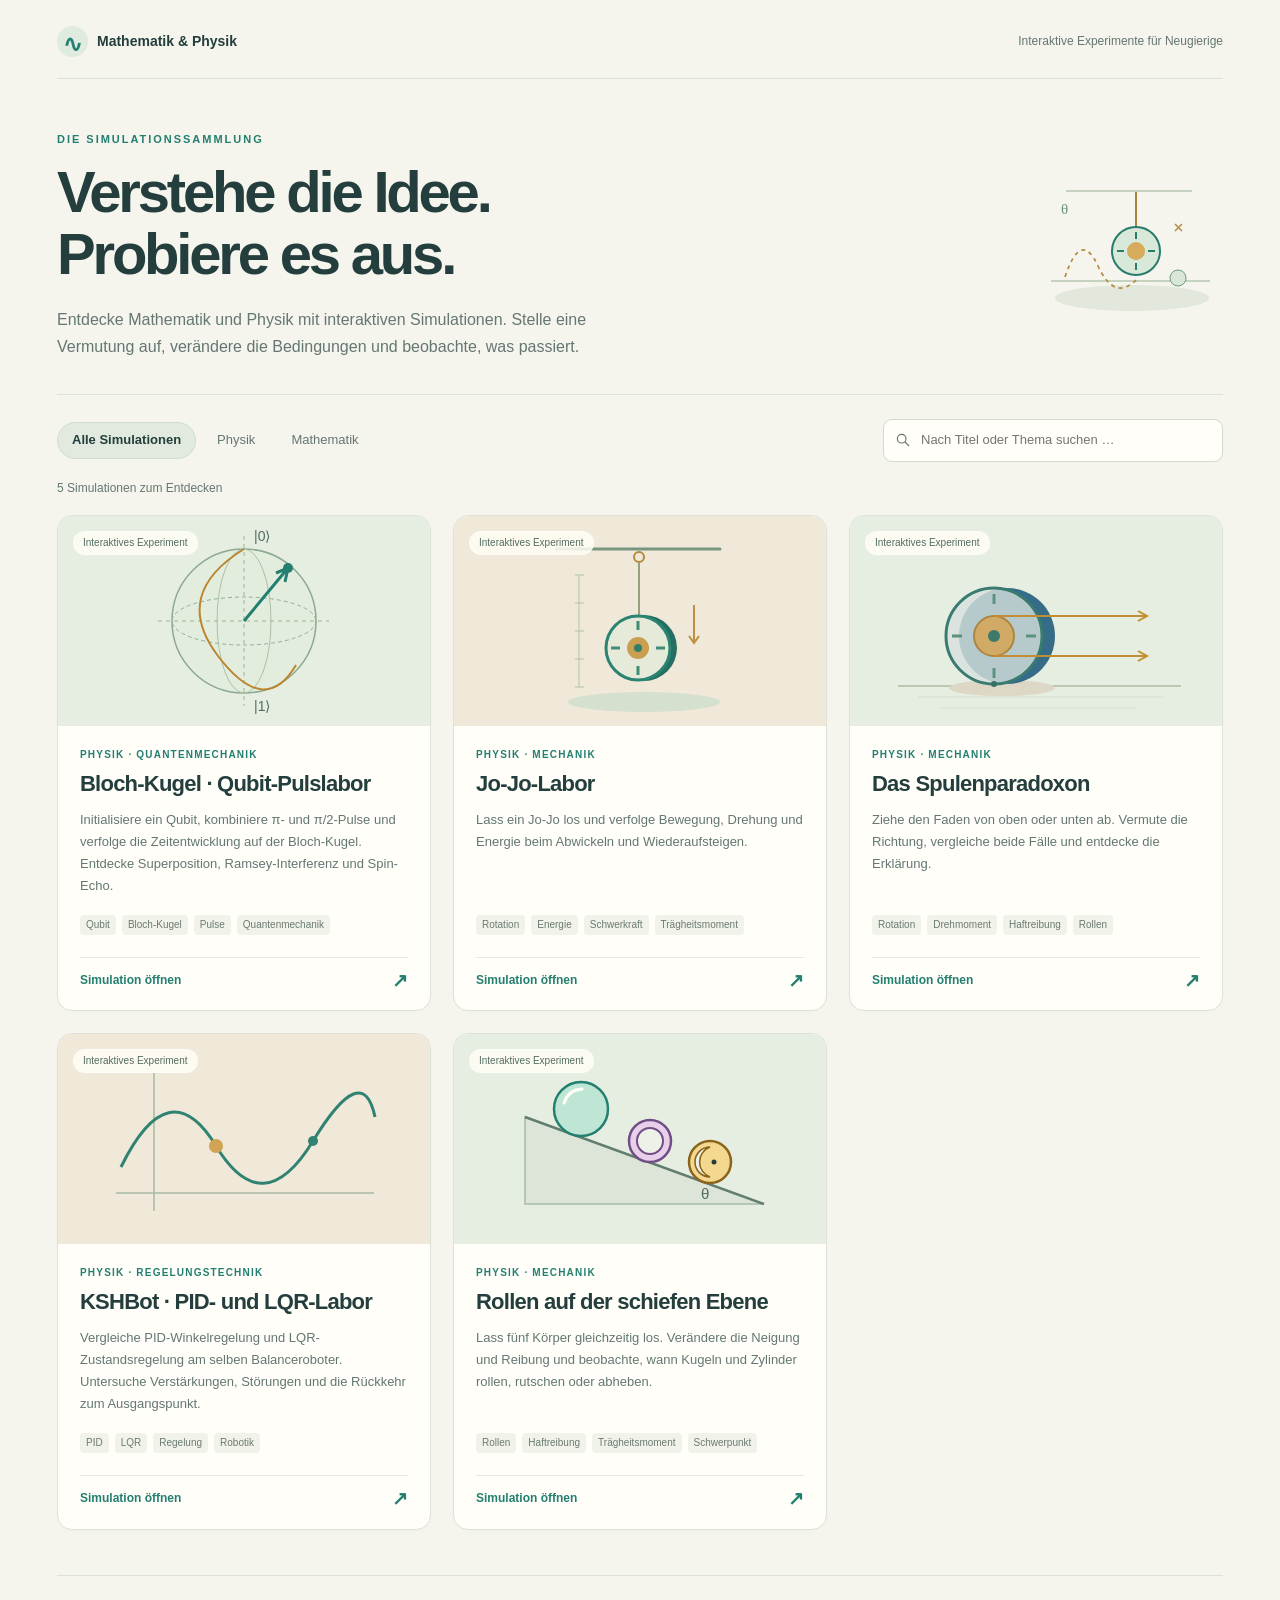
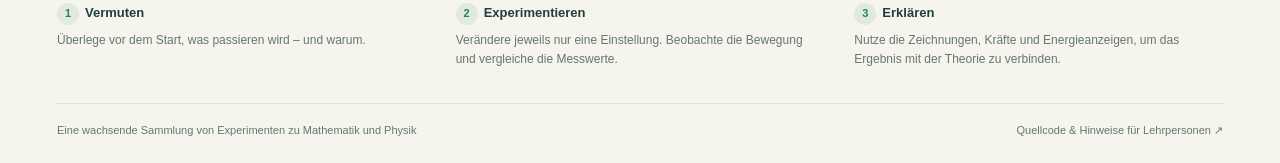
<file: index.html>
<!DOCTYPE html>
<html lang="de-CH">
<head>
<meta charset="utf-8">
<meta name="viewport" content="width=device-width,initial-scale=1">
<meta name="theme-color" content="#f5f4ed">
<meta name="description" content="Interaktive Simulationen zu Mathematik und Physik. Vermute, experimentiere und entdecke die Ideen hinter der Bewegung.">
<link rel="icon" href="data:,">
<title>Mathematik &amp; Physik · Simulationssammlung</title>
<style>
:root{color-scheme:light;--paper:#f5f4ed;--ink:#233e3c;--muted:#647773;--green:#237f70;--line:#dce2d8;--card:#fffef9}*{box-sizing:border-box}body{margin:0;background:var(--paper);color:var(--ink);font:15px/1.6 'Segoe UI',Arial,sans-serif}a{color:var(--green)}button,input{font:inherit}button{cursor:pointer}a:focus-visible,button:focus-visible,input:focus-visible{outline:3px solid #c89031;outline-offset:4px}.wrap{max-width:1230px;margin:0 auto;padding:0 32px}header{display:flex;justify-content:space-between;align-items:center;padding:26px 0 21px;border-bottom:1px solid var(--line);gap:20px}.brand{font-size:14px;font-weight:650;display:flex;align-items:center;gap:9px}.mark{display:grid;place-items:center;width:31px;height:31px;background:#e0ebe0;color:var(--green);border-radius:50%;font-size:23px}.header-note{font-size:12px;color:var(--muted)}.hero{padding:52px 0 34px;display:flex;gap:35px;justify-content:space-between;align-items:center}.eyebrow{font-size:11px;font-weight:700;letter-spacing:.18em;text-transform:uppercase;color:var(--green);margin-bottom:12px}h1{font-size:clamp(35px,5vw,58px);font-weight:650;line-height:1.08;letter-spacing:-.055em;margin:0 0 20px;max-width:690px}.hero p{max-width:610px;font-size:16px;line-height:1.7;color:var(--muted);margin:0}.hero-art{width:190px;height:160px;flex-shrink:0}.tools{border-top:1px solid var(--line);padding-top:24px;display:flex;justify-content:space-between;align-items:center;gap:18px;flex-wrap:wrap}.filters{display:flex;gap:6px;flex-wrap:wrap}.filter{border:1px solid transparent;color:var(--muted);background:transparent;border-radius:25px;font-size:13px;padding:7px 14px}.filter:hover{background:#e9eee4}.filter[aria-pressed=true]{color:var(--ink);background:#e2eadf;border-color:#d0ddcc;font-weight:600}.search{position:relative;min-width:255px;max-width:340px;flex-grow:1}.search input{width:100%;border:1px solid #d1dbce;border-radius:9px;background:var(--card);padding:10px 13px 10px 37px;color:var(--ink);font-size:13px}.search svg{position:absolute;left:12px;top:13px;width:16px;height:16px;pointer-events:none;color:var(--muted)}.count{font-size:12px;color:var(--muted);margin:17px 0}.cards{display:grid;grid-template-columns:repeat(3,minmax(0,1fr));gap:22px}.card{display:flex;flex-direction:column;border:1px solid var(--line);border-radius:15px;background:var(--card);color:var(--ink);text-decoration:none;overflow:hidden;box-shadow:0 2px 3px #20382d03;transition:transform .15s,border-color .15s}.card:hover{transform:translateY(-3px);border-color:#9eb5a1}.art{height:210px;display:flex;align-items:center;justify-content:center;position:relative;background:#e6eee1}.card:nth-child(even) .art{background:#f0e8d8}.art svg{width:100%;height:100%;max-width:370px}.art-tag{position:absolute;top:15px;left:15px;background:#fffdf5d9;border:1px solid #ffffff80;border-radius:20px;padding:3px 9px;font-size:10px;color:#536c61}.card-body{padding:21px 22px 20px;display:flex;flex-direction:column;flex-grow:1}.topic{font-size:10px;text-transform:uppercase;letter-spacing:.12em;color:var(--green);font-weight:650}.card h2{font-size:22px;letter-spacing:-.035em;font-weight:650;line-height:1.3;margin:7px 0 10px}.description{font-size:13px;color:var(--muted);line-height:1.7;margin:0 0 18px;flex-grow:1}.tags{display:flex;gap:6px;flex-wrap:wrap;margin:0 0 22px}.tag{color:#6b7a70;background:#f1f3eb;border-radius:4px;font-size:10px;padding:2px 6px}.open{display:flex;justify-content:space-between;align-items:center;font-size:12px;font-weight:650;color:var(--green);border-top:1px solid #e6e9df;padding-top:13px}.open span:last-child{font-size:19px;line-height:1}.empty{border:1px dashed #c9d6c5;border-radius:12px;padding:32px;background:#f0f3e9;color:var(--muted);font-size:14px}.empty[hidden]{display:none}.learning{display:grid;grid-template-columns:repeat(3,1fr);gap:30px;border-top:1px solid var(--line);margin-top:45px;padding:27px 0 34px}.learning b{display:block;font-size:13px;margin-bottom:6px}.learning p{font-size:12px;color:var(--muted);margin:0}.number{display:inline-grid;place-items:center;width:22px;height:22px;background:#e2eadc;color:var(--green);border-radius:50%;font-size:11px;margin-right:6px}footer{display:flex;justify-content:space-between;gap:16px;flex-wrap:wrap;padding:18px 0 24px;border-top:1px solid var(--line);font-size:11px;color:var(--muted)}footer a{color:var(--muted);text-decoration:none}footer a:hover{text-decoration:underline}.notice{color:#965b20;background:#fbefd9;border-radius:7px;padding:12px 15px;font-size:12px}.notice[hidden]{display:none}.sr-only{position:absolute;width:1px;height:1px;padding:0;margin:-1px;overflow:hidden;clip:rect(0,0,0,0);white-space:nowrap;border:0}@media(max-width:1020px){.cards{grid-template-columns:repeat(2,minmax(0,1fr))}.hero-art{width:140px}.hero{padding-top:38px}h1{font-size:46px}}@media(max-width:620px){.wrap{padding:0 18px}header{padding:20px 0 16px}.header-note{display:none}.hero{padding:33px 0 28px}.hero-art{display:none}h1{font-size:38px}.hero p{font-size:14px}.tools{align-items:stretch}.search{max-width:none;flex-basis:100%}.cards{grid-template-columns:1fr;gap:18px}.art{height:190px}.learning{grid-template-columns:1fr;gap:18px;margin-top:30px}.card-body{padding:18px 20px}.count{margin:14px 0}}@media(prefers-reduced-motion:reduce){.card{transition:none}.card:hover{transform:none}}
</style>
</head>
<body><div class="wrap">
<header><div class="brand"><span class="mark" aria-hidden="true">∿</span>Mathematik &amp; Physik</div><span class="header-note">Interaktive Experimente für Neugierige</span></header>
<main>
<section class="hero"><div><div class="eyebrow">Die Simulationssammlung</div><h1>Verstehe die Idee.<br>Probiere es aus.</h1><p>Entdecke Mathematik und Physik mit interaktiven Simulationen. Stelle eine Vermutung auf, verändere die Bedingungen und beobachte, was passiert.</p></div><svg class="hero-art" viewBox="0 0 190 160" aria-hidden="true"><ellipse cx="99" cy="132" rx="77" ry="13" fill="#e2e8dc"/><path d="M18 115H177M33 25H159" stroke="#b7c7b2" stroke-width="1.5"/><path d="M103 26V69" stroke="#a48239" stroke-width="2"/><circle cx="103" cy="85" r="24" fill="#d8e9d9" stroke="#287c6e" stroke-width="2"/><circle cx="103" cy="85" r="9" fill="#d6ac5c"/><path d="M103 66L103 73M103 97V104M84 85H91M115 85H122" stroke="#287c6e" stroke-width="2"/><path d="M32 111Q48 63 65 100T105 112" fill="none" stroke="#b58b42" stroke-width="1.7" stroke-dasharray="4 4"/><circle cx="145" cy="112" r="8" fill="#d9e7d6" stroke="#6e9b7d"/><path d="M142 65L149 58M149 65L142 58" stroke="#b58b42" stroke-width="1.5"/><text x="28" y="48" font-size="15" fill="#6e967b" font-family="Georgia,serif">θ</text></svg></section>
<div class="tools"><div class="filters" id="filters" role="group" aria-label="Nach Fach filtern"><button class="filter" type="button" aria-pressed="true" data-subject="all">Alle Simulationen</button><button class="filter" type="button" aria-pressed="false" data-subject="Physik">Physik</button><button class="filter" type="button" aria-pressed="false" data-subject="Mathematik">Mathematik</button></div><div class="search"><label class="sr-only" for="search">Simulationen nach Titel oder Thema durchsuchen</label><svg viewBox="0 0 24 24" fill="none" stroke="currentColor" stroke-width="1.7" aria-hidden="true"><circle cx="10" cy="10" r="6.5"/><path d="M15 15L21 21"/></svg><input type="search" id="search" placeholder="Nach Titel oder Thema suchen …" autocomplete="off"></div></div>
<p class="count" id="count" role="status" aria-live="polite">4 Simulationen zum Entdecken</p><p class="notice" id="notice" hidden></p>
<div class="cards" id="cards"><a class="card" href="physics/yoyo/"><div class="card-body"><div class="topic">Physik · Mechanik</div><h2>Jo-Jo-Labor</h2><p class="description">Lass ein Jo-Jo los und untersuche Schwerkraft, Rotation und Energie.</p><span class="open">Simulation öffnen →</span></div></a><a class="card" href="physics/spool/"><div class="card-body"><div class="topic">Physik · Mechanik</div><h2>Das Spulenparadoxon</h2><p class="description">Ziehe den Faden von oben oder unten ab. Vermute, in welche Richtung die Spule rollt.</p><span class="open">Simulation öffnen →</span></div></a><a class="card" href="physics/rolling/"><div class="card-body"><div class="topic">Physik · Mechanik</div><h2>Rollen auf der schiefen Ebene</h2><p class="description">Lass fünf Körper gleichzeitig los. Verändere die Neigung und Reibung und beobachte, wann Kugeln und Zylinder rollen, rutschen oder abheben.</p><span class="open">Simulation öffnen →</span></div></a></div>
<p class="empty" id="empty" hidden>Keine Simulation passt zur Suche. Probiere ein anderes Thema oder wähle «Alle Simulationen».</p>
<section class="learning" aria-label="So gehst du vor"><div><b><span class="number">1</span>Vermuten</b><p>Überlege vor dem Start, was passieren wird – und warum.</p></div><div><b><span class="number">2</span>Experimentieren</b><p>Verändere jeweils nur eine Einstellung. Beobachte die Bewegung und vergleiche die Messwerte.</p></div><div><b><span class="number">3</span>Erklären</b><p>Nutze die Zeichnungen, Kräfte und Energieanzeigen, um das Ergebnis mit der Theorie zu verbinden.</p></div></section>
<noscript><p class="notice">Für die Suche und die interaktiven Experimente wird JavaScript benötigt. Die Links oben bleiben verfügbar.</p></noscript>
</main><footer><span>Eine wachsende Sammlung von Experimenten zu Mathematik und Physik</span><a href="https://github.com/enigmaldc/simulations">Quellcode &amp; Hinweise für Lehrpersonen ↗</a></footer>
</div>
<script>
(()=>{
const $=id=>document.getElementById(id);let entries=[],subject='all';
const drawings={
bloch:'<svg viewBox="0 0 370 210" aria-hidden="true"><circle cx="185" cy="105" r="72" fill="#e2edde" stroke="#8da990" stroke-width="1.5"/><ellipse cx="185" cy="105" rx="72" ry="24" fill="none" stroke="#93ad96" stroke-dasharray="4 3"/><ellipse cx="185" cy="105" rx="27" ry="72" fill="none" stroke="#acc0a6"/><path d="M185 20V190M99 105H270" stroke="#9db49a" stroke-dasharray="4 4"/><path d="M185 105L229 52L217 57M229 52L226 66" fill="none" stroke="#237f70" stroke-width="3"/><path d="M185 33Q112 78 159 140T237 149" fill="none" stroke="#bc8531" stroke-width="2"/><circle cx="229" cy="52" r="5" fill="#237f70"/><text x="195" y="25" fill="#536c61" font-size="14">|0⟩</text><text x="195" y="195" fill="#536c61" font-size="14">|1⟩</text></svg>',
yoyo:'<svg viewBox="0 0 370 210" aria-hidden="true"><ellipse cx="189" cy="186" rx="76" ry="10" fill="#d5e0ce"/><path d="M101 33H265" stroke="#789780" stroke-width="3" stroke-linecap="round"/><circle cx="184" cy="41" r="5" stroke="#b18b3f" stroke-width="2" fill="none"/><path d="M184 47V105" stroke="#7d8e61" stroke-width="1.6"/><path d="M124 59V171M120 59H129M120 87H129M120 115H129M120 143H129M120 171H129" stroke="#b0c3a8" stroke-width="1"/><circle cx="189" cy="132" r="33" fill="#246e63"/><circle cx="183" cy="132" r="32" fill="#e6ebd9" stroke="#2b8372" stroke-width="3"/><circle cx="183" cy="132" r="11" fill="#ca9f50"/><circle cx="183" cy="132" r="4" fill="#327d68"/><path d="M183 105V114M183 150V159M156 132H165M201 132H210" stroke="#428b77" stroke-width="3"/><path d="M239 89V126M234 120L239 127L244 120" stroke="#bd9141" stroke-width="2" fill="none"/></svg>',
spool:'<svg viewBox="0 0 370 210" aria-hidden="true"><path d="M47 170H330" stroke="#bcc7b2" stroke-width="2"/><path d="M67 181H312M90 192H286" stroke="#d8ddce" stroke-width="1"/><ellipse cx="151" cy="172" rx="53" ry="8" fill="#ddd8c6"/><circle cx="156" cy="120" r="48" fill="#356c87"/><circle cx="143" cy="120" r="48" fill="#d7e2dd" fill-opacity=".8" stroke="#397b70" stroke-width="3"/><circle cx="143" cy="120" r="20" fill="#d1aa65" stroke="#ad8542" stroke-width="2"/><circle cx="143" cy="120" r="6" fill="#3d7a6a"/><path d="M143 100H295M143 140H295" stroke="#c38e32" stroke-width="2"/><path d="M287 95L296 100L287 105M287 135L296 140L287 145" fill="none" stroke="#c38e32" stroke-width="2"/><path d="M143 78V88M143 152V162M101 120H111M175 120H185" stroke="#5c9280" stroke-width="3"/><circle cx="143" cy="168" r="3" fill="#397064"/></svg>',
rolling:'<svg viewBox="0 0 370 210" aria-hidden="true"><path d="M70 83L309 170H70Z" fill="#dce5d7" stroke="#a6bba5" stroke-width="1.5"/><path d="M70 83L309 170" stroke="#627e70" stroke-width="2.5"/><circle cx="126" cy="75" r="27" fill="#bfe6d4" stroke="#237f70" stroke-width="2.5"/><path d="M109 69Q113 56 127 55" fill="none" stroke="#fffef9" stroke-width="3" stroke-linecap="round"/><circle cx="195" cy="107" r="21" fill="#e8d0eb" stroke="#724c85" stroke-width="2.5"/><circle cx="195" cy="107" r="13" fill="#edf2e8" stroke="#724c85" stroke-width="2"/><circle cx="255" cy="128" r="21" fill="#f5d890" stroke="#8b641c" stroke-width="2.5"/><path d="M255 113A15 15 0 0 0 255 143A16 16 0 0 1 255 113Z" fill="#edf2e8" stroke="#8b641c" stroke-width="1.6"/><circle cx="259" cy="128" r="2.5" fill="#283e37"/><text x="246" y="165" font-size="15" fill="#536c61">θ</text></svg>',
generic:'<svg viewBox="0 0 370 210" aria-hidden="true"><path d="M57 159H315M95 39V177" stroke="#a6bba5" stroke-width="1.5"/><path d="M62 133Q110 35 157 112T254 107T316 83" stroke="#318371" stroke-width="3" fill="none"/><circle cx="157" cy="112" r="7" fill="#d0a355"/><circle cx="254" cy="107" r="5" fill="#318371"/></svg>'};
function card(entry){const a=document.createElement('a');a.className='card';a.href=entry.path;const art=document.createElement('div');art.className='art';art.innerHTML=drawings[entry.icon]||drawings.generic;const artTag=document.createElement('span');artTag.className='art-tag';artTag.textContent='Interaktives Experiment';art.append(artTag);const body=document.createElement('div');body.className='card-body';const topic=document.createElement('div');topic.className='topic';topic.textContent=entry.subject+' · '+entry.topic;const title=document.createElement('h2');title.textContent=entry.title;const description=document.createElement('p');description.className='description';description.textContent=entry.description;const tags=document.createElement('div');tags.className='tags';for(const name of entry.tags.slice(0,4)){const tag=document.createElement('span');tag.className='tag';tag.textContent=name;tags.append(tag);}const open=document.createElement('div');open.className='open';const label=document.createElement('span');label.textContent='Simulation öffnen';const arrow=document.createElement('span');arrow.textContent='↗';arrow.setAttribute('aria-hidden','true');open.append(label,arrow);body.append(topic,title,description,tags,open);a.append(art,body);return a;}
function render(){const query=$('search').value.trim().toLocaleLowerCase();const visible=entries.filter(e=>(subject==='all'||e.subject===subject)&&[e.title,e.subject,e.topic,e.description,...e.tags].join(' ').toLocaleLowerCase().includes(query));$('cards').replaceChildren(...visible.map(card));$('empty').hidden=visible.length!==0;$('empty').textContent=subject==='Mathematik'&&!query?'Hier erscheinen Mathematik-Simulationen, sobald die Sammlung wächst. Wähle «Alle Simulationen», um die vorhandenen Experimente zu entdecken.':'Keine Simulation passt zur Suche. Probiere ein anderes Thema oder wähle «Alle Simulationen».';$('count').textContent=visible.length+(visible.length===1?' Simulation':' Simulationen')+(query||subject!=='all'?' gefunden':' zum Entdecken');}
function filters(){const subjects=['all',...new Set(['Physik','Mathematik',...entries.map(e=>e.subject)])];$('filters').replaceChildren(...subjects.map(name=>{const b=document.createElement('button');b.type='button';b.className='filter';b.dataset.subject=name;b.textContent=name==='all'?'Alle Simulationen':name;b.setAttribute('aria-pressed',String(name===subject));return b;}));}
$('filters').addEventListener('click',e=>{const b=e.target.closest('[data-subject]');if(!b||!entries.length)return;subject=b.dataset.subject;filters();render();});$('search').addEventListener('input',()=>{if(entries.length)render();});
async function load(){try{const response=await fetch('./simulations.json',{cache:'no-cache'});if(!response.ok)throw new Error('Die Übersicht meldet HTTP '+response.status);const data=await response.json();if(!Array.isArray(data))throw new Error('Die Übersicht muss eine Liste sein');const ids=new Set();for(const entry of data){if(!entry||!['id','title','subject','topic','description','path'].every(k=>typeof entry[k]==='string'&&entry[k].trim())||!Array.isArray(entry.tags)||!entry.tags.every(t=>typeof t==='string')||ids.has(entry.id)||/^(?:[a-z][a-z0-9+.-]*:|\/)|(?:^|\/)\.\.(?:\/|$)/i.test(entry.path))throw new Error('Ungültiger Eintrag in der Übersicht');ids.add(entry.id);}entries=data;filters();render();}catch(error){$('notice').hidden=false;$('notice').textContent='Die vollständige Übersicht konnte nicht geladen werden. Die Links zu den Experimenten funktionieren weiterhin. Öffne die lokal gespeicherte Datei über einen lokalen Webserver oder verwende die veröffentlichte GitHub-Pages-Seite.';$('search').disabled=true;for(const b of $('filters').querySelectorAll('button'))b.disabled=true;console.error('Simulationsübersicht:',error);}}
load();
})();
</script>
</body>
</html>
</file>
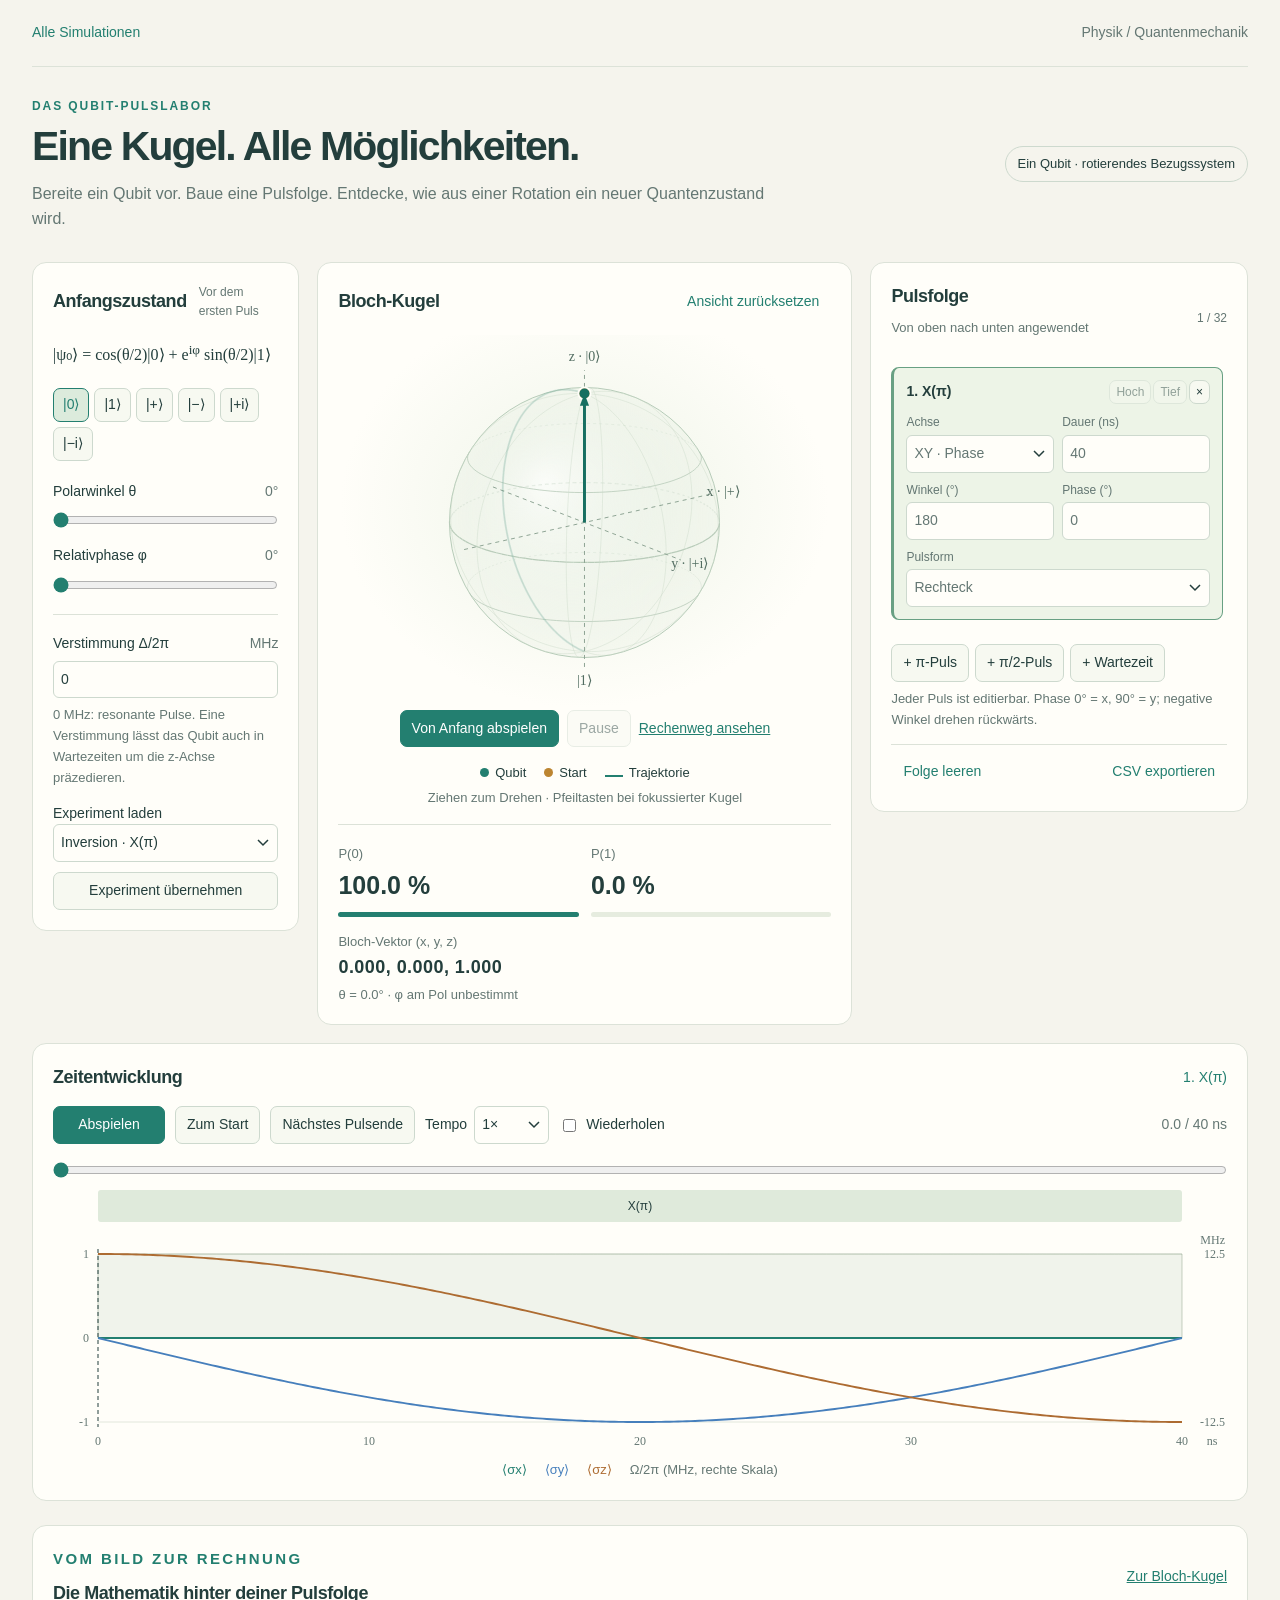
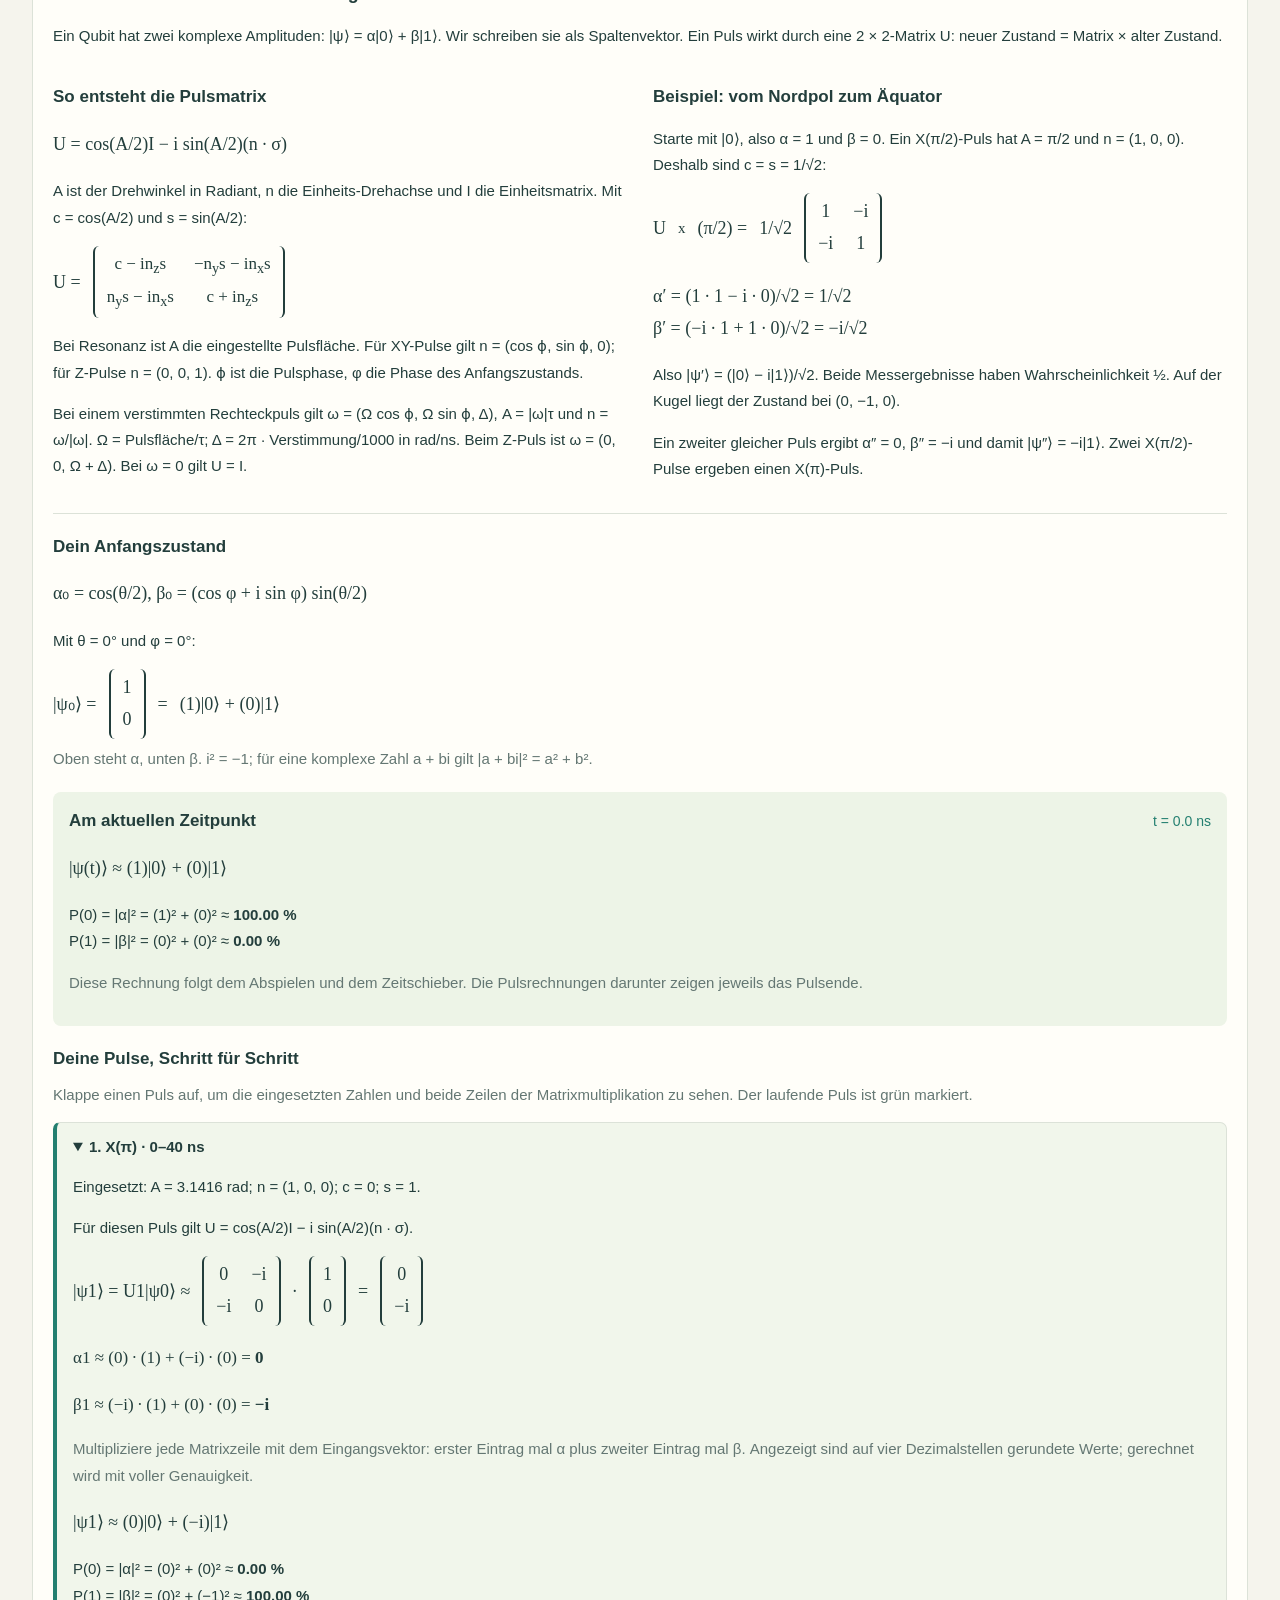
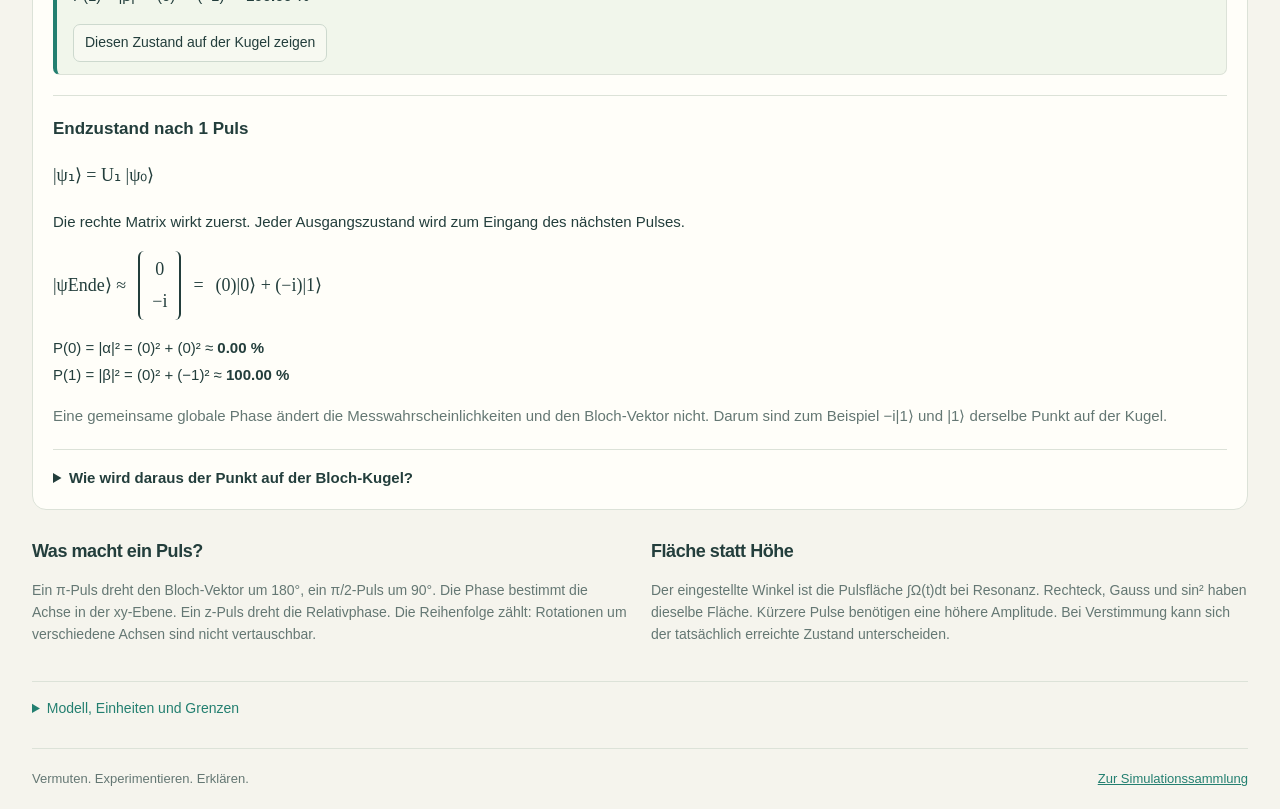
<file: physics/bloch/index.html>
<!doctype html>
<html lang="de-CH">
<head>
<meta charset="utf-8"><meta name="viewport" content="width=device-width,initial-scale=1">
<meta name="theme-color" content="#f5f4ed"><meta name="description" content="Initialisiere ein Qubit, baue Pulsfolgen und beobachte ihre Wirkung auf der Bloch-Kugel.">
<link rel="icon" href="data:,"><link rel="stylesheet" href="style.css"><title>Bloch-Kugel · Qubit-Pulslabor</title>
</head>
<body><div class="wrap">
<header><a href="../../">Alle Simulationen</a><span>Physik / Quantenmechanik</span></header>
<main>
<div class="heading"><div><p class="eyebrow">Das Qubit-Pulslabor</p><h1>Eine Kugel. Alle Möglichkeiten.</h1><p class="intro">Bereite ein Qubit vor. Baue eine Pulsfolge. Entdecke, wie aus einer Rotation ein neuer Quantenzustand wird.</p></div><span class="badge">Ein Qubit · rotierendes Bezugssystem</span></div>
<div class="workspace">
<section class="panel setup" aria-labelledby="init-title"><div class="section-head"><h2 id="init-title">Anfangszustand</h2><span class="muted">Vor dem ersten Puls</span></div>
<p class="formula">|ψ₀⟩ = cos(θ/2)|0⟩ + e<sup>iφ</sup> sin(θ/2)|1⟩</p>
<div class="state-presets" id="states" role="group" aria-label="Anfangszustand wählen"><button data-theta="0" data-phi="0">|0⟩</button><button data-theta="180" data-phi="0">|1⟩</button><button data-theta="90" data-phi="0">|+⟩</button><button data-theta="90" data-phi="180">|−⟩</button><button data-theta="90" data-phi="90">|+i⟩</button><button data-theta="90" data-phi="270">|−i⟩</button></div>
<label for="theta">Polarwinkel θ <output id="theta-value">0°</output></label><input id="theta" type="range" min="0" max="180" value="0" step="1">
<label for="phi">Relativphase φ <output id="phi-value">0°</output></label><input id="phi" type="range" min="0" max="360" value="0" step="1">
<div class="divider"></div><label for="detuning">Verstimmung Δ/2π <span class="unit">MHz</span></label><input id="detuning" required type="number" min="-10" max="10" step="0.1" value="0">
<p class="hint">0 MHz: resonante Pulse. Eine Verstimmung lässt das Qubit auch in Wartezeiten um die z-Achse präzedieren.</p>
<label for="example">Experiment laden</label><select id="example"><option value="inversion">Inversion · X(π)</option><option value="superposition">Superposition · Y(π/2)</option><option value="ramsey">Ramsey · zwei π/2-Pulse</option><option value="echo">Spin-Echo · π/2 – π – π/2</option><option value="identity">Rückkehr · vier π/2-Pulse</option></select>
<button id="load-example" class="wide">Experiment übernehmen</button>
</section>
<section class="panel sphere-panel" aria-labelledby="sphere-title"><div class="section-head"><h2 id="sphere-title">Bloch-Kugel</h2><button id="camera-reset" class="quiet">Ansicht zurücksetzen</button></div>
<canvas id="sphere" aria-label="Bloch-Kugel mit Anfangszustand, aktuellem Zustand und Trajektorie. Ansicht durch Ziehen drehbar." tabindex="0"></canvas>
<div class="sphere-transport"><button id="sphere-play" class="primary">Von Anfang abspielen</button><button id="sphere-pause" disabled>Pause</button><a href="#math-title">Rechenweg ansehen</a></div>
<div class="sphere-key"><span><i class="dot current"></i>Qubit</span><span><i class="dot initial"></i>Start</span><span><i class="line-key"></i>Trajektorie</span></div><p class="hint centered">Ziehen zum Drehen · Pfeiltasten bei fokussierter Kugel</p>
<div class="readouts"><div><span>P(0)</span><strong id="p0">100.0 %</strong><div class="meter"><i id="p0-bar"></i></div></div><div><span>P(1)</span><strong id="p1">0.0 %</strong><div class="meter blue"><i id="p1-bar"></i></div></div><div><span>Bloch-Vektor (x, y, z)</span><strong id="vector" class="vector">0.000, 0.000, 1.000</strong><span id="angles" class="hint"></span></div></div>
</section>
<section class="panel sequence" aria-labelledby="sequence-title"><div class="section-head"><div><h2 id="sequence-title">Pulsfolge</h2><p class="hint">Von oben nach unten angewendet</p></div><span id="pulse-count" class="muted"></span></div>
<div id="pulse-list"></div>
<div class="add-pulses" role="group" aria-label="Puls hinzufügen"><button id="add-pi">+ π-Puls</button><button id="add-half">+ π/2-Puls</button><button id="add-wait">+ Wartezeit</button></div><p class="hint">Jeder Puls ist editierbar. Phase 0° = x, 90° = y; negative Winkel drehen rückwärts.</p><p id="error" role="alert" hidden></p>
<div class="sequence-footer"><button id="clear" class="quiet">Folge leeren</button><button id="export" class="quiet">CSV exportieren</button></div>
</section>
<section class="panel evolution" aria-labelledby="evolution-title"><div class="section-head"><h2 id="evolution-title">Zeitentwicklung</h2><span id="active" role="status">Bereit</span></div>
<div class="transport"><button id="play" class="primary">Abspielen</button><button id="reset">Zum Start</button><button id="step">Nächstes Pulsende</button><label class="speed" for="speed">Tempo <select id="speed"><option value="0.5">0.5×</option><option value="1" selected>1×</option><option value="2">2×</option><option value="4">4×</option></select></label><label class="loop"><input id="loop" type="checkbox"> Wiederholen</label><output id="time">0 / 40 ns</output></div>
<label for="scrub" class="sr-only">Zeitpunkt in der Pulsfolge (ns)</label><input id="scrub" type="range" min="0" max="40" step="any" value="0">
<div id="timeline" class="timeline" aria-label="Zeitliche Pulsübersicht"></div>
<canvas id="chart" aria-label="Zeitverlauf von x, y, z und Pulsamplitude; zum Springen an einen Zeitpunkt klicken"></canvas><div class="chart-key"><span class="x">⟨σx⟩</span><span class="y">⟨σy⟩</span><span class="z">⟨σz⟩</span><span class="muted">Ω/2π (MHz, rechte Skala)</span></div>
</section>
</div>
<section class="panel maths" aria-labelledby="math-title">
<div class="section-head"><div><p class="eyebrow">Vom Bild zur Rechnung</p><h2 id="math-title">Die Mathematik hinter deiner Pulsfolge</h2></div><a href="#sphere-title">Zur Bloch-Kugel</a></div>
<p>Ein Qubit hat zwei komplexe Amplituden: |ψ⟩ = α|0⟩ + β|1⟩. Wir schreiben sie als Spaltenvektor. Ein Puls wirkt durch eine 2 × 2-Matrix U: neuer Zustand = Matrix × alter Zustand.</p>
<div class="math-guide"><div><h3>So entsteht die Pulsmatrix</h3><p class="math-equation">U = cos(A/2)I − i sin(A/2)(n · σ)</p><p>A ist der Drehwinkel in Radiant, n die Einheits-Drehachse und I die Einheitsmatrix. Mit c = cos(A/2) und s = sin(A/2):</p><div class="math-equation">U = <span class="math-matrix symbolic" role="math" aria-label="Pulsmatrix mit den Einträgen c minus i nz s; minus ny s minus i nx s; ny s minus i nx s; c plus i nz s"><span>c − in<sub>z</sub>s</span><span>−n<sub>y</sub>s − in<sub>x</sub>s</span><span>n<sub>y</sub>s − in<sub>x</sub>s</span><span>c + in<sub>z</sub>s</span></span></div><p>Bei Resonanz ist A die eingestellte Pulsfläche. Für XY-Pulse gilt n = (cos ϕ, sin ϕ, 0); für Z-Pulse n = (0, 0, 1). ϕ ist die Pulsphase, φ die Phase des Anfangszustands.</p><p>Bei einem verstimmten Rechteckpuls gilt ω = (Ω cos ϕ, Ω sin ϕ, Δ), A = |ω|τ und n = ω/|ω|. Ω = Pulsfläche/τ; Δ = 2π · Verstimmung/1000 in rad/ns. Beim Z-Puls ist ω = (0, 0, Ω + Δ). Bei ω = 0 gilt U = I.</p></div><div><h3>Beispiel: vom Nordpol zum Äquator</h3><p>Starte mit |0⟩, also α = 1 und β = 0. Ein X(π/2)-Puls hat A = π/2 und n = (1, 0, 0). Deshalb sind c = s = 1/√2:</p><div class="math-equation">U<sub>x</sub>(π/2) = <span>1/√2</span><span class="math-matrix" role="math" aria-label="Matrix: 1; minus i; minus i; 1"><span>1</span><span>−i</span><span>−i</span><span>1</span></span></div><p class="math-equation">α′ = (1 · 1 − i · 0)/√2 = 1/√2<br>β′ = (−i · 1 + 1 · 0)/√2 = −i/√2</p><p>Also |ψ′⟩ = (|0⟩ − i|1⟩)/√2. Beide Messergebnisse haben Wahrscheinlichkeit ½. Auf der Kugel liegt der Zustand bei (0, −1, 0).</p><p>Ein zweiter gleicher Puls ergibt α″ = 0, β″ = −i und damit |ψ″⟩ = −i|1⟩. Zwei X(π/2)-Pulse ergeben einen X(π)-Puls.</p></div></div>
<h3>Dein Anfangszustand</h3><p class="math-equation">α₀ = cos(θ/2), β₀ = (cos φ + i sin φ) sin(θ/2)</p><div id="math-initial"></div>
<div class="math-now"><div class="section-head"><h3>Am aktuellen Zeitpunkt</h3><output id="math-now-time"></output></div><p id="math-now-ket" class="math-equation"></p><p id="math-now-probabilities"></p><p class="hint">Diese Rechnung folgt dem Abspielen und dem Zeitschieber. Die Pulsrechnungen darunter zeigen jeweils das Pulsende.</p></div>
<h3>Deine Pulse, Schritt für Schritt</h3><p class="hint">Klappe einen Puls auf, um die eingesetzten Zahlen und beide Zeilen der Matrixmultiplikation zu sehen. Der laufende Puls ist grün markiert.</p><div id="math-steps"></div><div id="math-final"></div>
<details class="math-connection"><summary>Wie wird daraus der Punkt auf der Bloch-Kugel?</summary><p>Für α = a + bi und β = c + di gilt:</p><p class="math-equation">x = 2 Re(α*β) = 2(ac + bd)<br>y = 2 Im(α*β) = 2(ad − bc)<br>z = |α|² − |β|² = a² + b² − c² − d²</p><p>Der Stern bedeutet komplexe Konjugation: α* = a − bi. Die Normierung |α|² + |β|² = 1 bleibt bei allen Pulsen erhalten.</p></details>
</section>
<section class="notes"><div><h2>Was macht ein Puls?</h2><p>Ein π-Puls dreht den Bloch-Vektor um 180°, ein π/2-Puls um 90°. Die Phase bestimmt die Achse in der xy-Ebene. Ein z-Puls dreht die Relativphase. Die Reihenfolge zählt: Rotationen um verschiedene Achsen sind nicht vertauschbar.</p></div><div><h2>Fläche statt Höhe</h2><p>Der eingestellte Winkel ist die Pulsfläche ∫Ω(t)dt bei Resonanz. Rechteck, Gauss und sin² haben dieselbe Fläche. Kürzere Pulse benötigen eine höhere Amplitude. Bei Verstimmung kann sich der tatsächlich erreichte Zustand unterscheiden.</p></div><details><summary>Modell, Einheiten und Grenzen</summary><p>Reines, isoliertes Qubit ohne Relaxation oder Dekohärenz. H/ℏ = ½[Ω(t)cos(ϕ)σx + Ω(t)sin(ϕ)σy + Δσz]; beim z-Puls wird Ω(t) zu Δ addiert. Während Wartezeiten ist Ω = 0. Winkel folgen der Rechtsschraubenregel: X(π/2) bringt |0⟩ nach |−i⟩.</p><p>Die Entwicklung wird mit normerhaltenden Rotationen in kleinen Zeitschritten berechnet (mindestens 256 pro Puls). Gauss-Pulse sind bei ±3.125σ abgeschnitten und auf die gewünschte Fläche normiert. Globale Phase wird auf der Bloch-Kugel nicht dargestellt. Die Animation ist verlangsamt; die Zeitleiste zeigt die physikalische Zeit in ns. 1× spielt 10 ns pro Sekunde ab.</p><p>Grundlagen: <a href="https://quantum.cloud.ibm.com/docs/en/guides/composer" target="_blank" rel="noreferrer">IBM Quantum: Rotationsgatter und Bloch-Kugel</a>.</p></details></section>
</main><footer>Vermuten. Experimentieren. Erklären. <a href="../../">Zur Simulationssammlung</a></footer>
</div><script type="module" src="lab.mjs"></script></body></html>
</file>
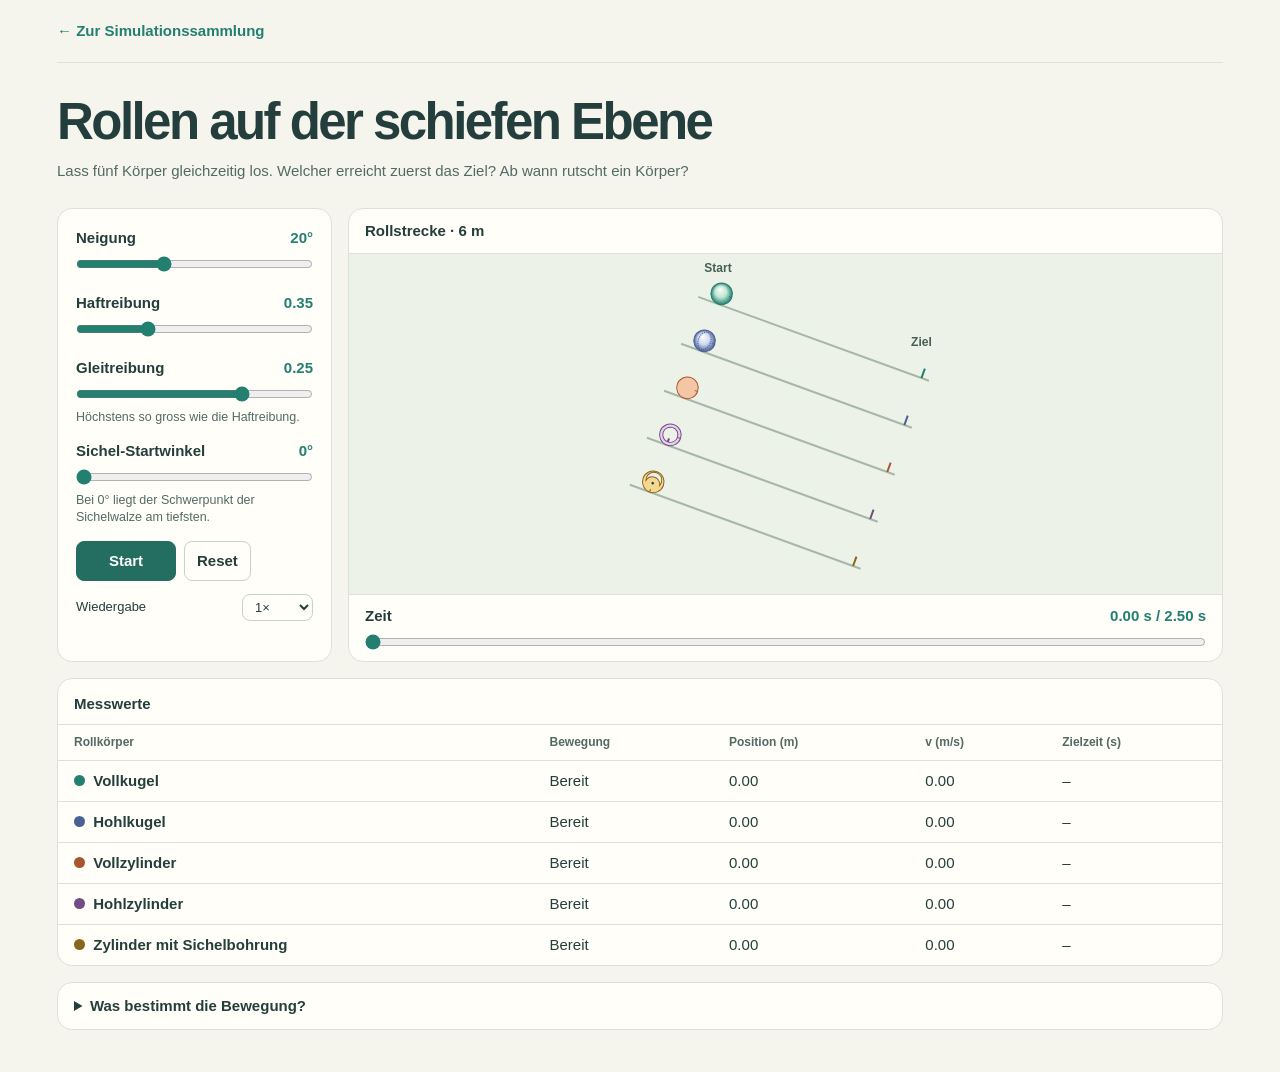
<file: physics/rolling/index.html>
<!DOCTYPE html>
<html lang="de-CH">
<head>
  <meta charset="utf-8">
  <meta name="viewport" content="width=device-width, initial-scale=1">
  <meta name="theme-color" content="#f5f4ed">
  <meta name="description" content="Vergleiche fünf Rollkörper auf einer schiefen Ebene und untersuche, wann sie rollen, rutschen oder abheben.">
  <link rel="icon" href="data:,">
  <title>Rollen auf der schiefen Ebene · Mathematik &amp; Physik</title>
  <style>
    :root {
      color-scheme: light;
      --paper: #f5f4ed; --ink: #233e3c; --muted: #536a64;
      --green: #237f70; --line: #dce2d8; --card: #fffef9;
    }
    * { box-sizing: border-box; }
    body { margin: 0; background: var(--paper); color: var(--ink); font: 15px/1.6 'Segoe UI', Arial, sans-serif; }
    main { max-width: 1230px; margin: auto; padding: 0 32px 42px; }
    a { color: var(--green); }
    header { border-bottom: 1px solid var(--line); padding: 19px 0; }
    header a { font-weight: 650; text-decoration: none; }
    header a:hover { text-decoration: underline; }
    h1 { font-size: clamp(31px, 5vw, 51px); line-height: 1.08; letter-spacing: -.05em; margin: 31px 0 10px; }
    .intro { color: var(--muted); margin: 0 0 25px; }
    .lab { display: grid; grid-template-columns: 275px minmax(0, 1fr); gap: 16px; }
    .controls, .stage, .results, details { border: 1px solid var(--line); border-radius: 15px; background: var(--card); }
    .controls { padding: 17px 18px; }
    .control { margin-bottom: 12px; }
    .control label { display: flex; align-items: baseline; justify-content: space-between; gap: 8px; font-weight: 650; }
    output, td { font-variant-numeric: tabular-nums; }
    output { color: var(--green); white-space: nowrap; }
    input[type=range] { width: 100%; margin: 6px 0 0; accent-color: var(--green); cursor: pointer; }
    small { display: block; color: var(--muted); line-height: 1.4; }
    .buttons { display: flex; gap: 8px; margin-top: 14px; }
    button, select { font: inherit; border: 1px solid #c6d4c8; border-radius: 8px; background: var(--card); color: var(--ink); }
    button { padding: 7px 12px; cursor: pointer; font-weight: 650; }
    button:disabled { opacity: .55; cursor: default; }
    #play { min-width: 100px; background: #236e61; color: white; border-color: #236e61; }
    button:not(:disabled):hover { filter: brightness(.95); }
    :focus-visible { outline: 3px solid #b77d23; outline-offset: 3px; }
    .speed { display: flex; align-items: center; justify-content: space-between; gap: 8px; margin-top: 13px; font-size: 13px; }
    select { padding: 4px 8px; }
    .stage { display: flex; flex-direction: column; overflow: hidden; }
    .stage-head { display: flex; justify-content: space-between; align-items: baseline; gap: 12px; padding: 10px 16px; border-bottom: 1px solid var(--line); }
    #track { display: block; width: 100%; flex: 1 0 340px; height: 340px; background: #edf2e8; }
    .timeline { padding: 9px 16px 11px; border-top: 1px solid var(--line); }
    .timeline label { display: flex; justify-content: space-between; gap: 12px; font-weight: 650; }
    .timeline input { display: block; }
    .results { overflow: hidden; margin-top: 16px; }
    table { width: 100%; border-collapse: collapse; text-align: left; }
    caption { text-align: left; padding: 13px 16px 8px; font-weight: 700; }
    th, td { padding: 8px 16px; border-top: 1px solid var(--line); }
    thead { color: var(--muted); font-size: 12px; }
    tbody th { font-weight: 600; }
    td { white-space: nowrap; }
    .swatch { display: inline-block; width: .75em; height: .75em; border-radius: 50%; margin-right: 8px; }
    details { margin-top: 16px; padding: 11px 16px; }
    summary { font-weight: 650; cursor: pointer; }
    details p { max-width: 82ch; }
    noscript { display: block; color: #8a4b1d; }
    @media (max-width: 770px) {
      main { padding-inline: 18px; }
      .lab { grid-template-columns: 1fr; }
      .controls { display: grid; grid-template-columns: repeat(2, minmax(0, 1fr)); column-gap: 16px; }
      .buttons, .speed { margin-top: 3px; }
      #track { flex-basis: 360px; height: 360px; }
    }
    @media (max-width: 440px) {
      main { padding-inline: 12px; }
      .controls { padding: 13px 12px; column-gap: 11px; }
      .control label { font-size: 12px; }
      .buttons { gap: 5px; }
      button { padding-inline: 7px; font-size: 13px; }
      #play { min-width: 64px; }
      .speed { font-size: 11px; }
      th, td { padding: 7px 5px; font-size: 11px; }
      th:first-child { padding-left: 8px; }
      .swatch { margin-right: 4px; }
    }
  </style>
  <script defer src="model.js?v=2"></script>
  <script defer src="lab.js?v=3"></script>
</head>
<body>
  <main>
    <header><a href="../../">← Zur Simulationssammlung</a></header>
    <h1>Rollen auf der schiefen Ebene</h1>
    <p class="intro">Lass fünf Körper gleichzeitig los. Welcher erreicht zuerst das Ziel? Ab wann rutscht ein Körper?</p>
    <div class="lab">
      <section class="controls" aria-label="Versuchsbedingungen">
        <div class="control">
          <label for="angle">Neigung <output id="angle-value" for="angle">20°</output></label>
          <input id="angle" type="range" min="0" max="55" step="1" value="20">
        </div>
        <div class="control">
          <label for="static">Haftreibung <output id="static-value" for="static">0.35</output></label>
          <input id="static" type="range" min="0" max="1.2" step="0.01" value="0.35">
        </div>
        <div class="control">
          <label for="kinetic">Gleitreibung <output id="kinetic-value" for="kinetic">0.25</output></label>
          <input id="kinetic" type="range" min="0" max="0.35" step="0.01" value="0.25" aria-describedby="kinetic-note">
          <small id="kinetic-note">Höchstens so gross wie die Haftreibung.</small>
        </div>
        <div class="control">
          <label for="phase">Sichel-Startwinkel <output id="phase-value" for="phase">0°</output></label>
          <input id="phase" type="range" min="0" max="359" step="1" value="0" aria-describedby="phase-note">
          <small id="phase-note">Bei 0° liegt der Schwerpunkt der Sichelwalze am tiefsten.</small>
        </div>
        <div class="buttons">
          <button id="play" type="button">Start</button>
          <button id="reset" type="button">Reset</button>
        </div>
        <label class="speed" for="speed">Wiedergabe
          <select id="speed"><option value="0.25">0.25×</option><option value="0.5">0.5×</option><option value="1" selected>1×</option></select>
        </label>
      </section>
      <section class="stage" aria-label="Seitenansicht der fünf Bahnen">
        <div class="stage-head"><strong>Rollstrecke · 6 m</strong></div>
        <canvas id="track" role="img" aria-label="Fünf parallele Bahnen in Seitenansicht. Der dunkle Punkt im Sichelzylinder markiert seinen Schwerpunkt. Messwerte stehen in der Tabelle."></canvas>
        <div class="timeline">
          <label for="time">Zeit <output id="clock">0.00 s</output></label>
          <input id="time" type="range" min="0" max="0" step="1" value="0">
        </div>
      </section>
    </div>
    <div class="results">
      <table>
        <caption>Messwerte</caption>
        <thead><tr><th scope="col">Rollkörper</th><th scope="col">Bewegung</th><th scope="col">Position (m)</th><th scope="col" title="Geschwindigkeit des Schwerpunkts entlang der Ebene">v (m/s)</th><th scope="col">Zielzeit (s)</th></tr></thead>
        <tbody id="readings"></tbody>
      </table>
    </div>
    <details>
      <summary>Was bestimmt die Bewegung?</summary>
      <p>Alle Körper starten aus der Ruhe und haben denselben Aussenradius R = 0.30 m. Die Hohlkugel ist eine dünne Kugelschale. Beim Hohlzylinder beträgt der Innenradius 70 % des Aussenradius. Der Sichelzylinder hat eine durchgehende sichelförmige Bohrung und eine runde Lauffläche.</p>
      <p>Für symmetrische Körper gilt beim Rollen ohne Gleiten a = g sin(θ) / (1 + k) mit k = I/(mR²). Die Haftreibung reicht aus, wenn μ<sub>s</sub> ≥ k tan(θ)/(1 + k). Bei geringerer Haftreibung kann der Kontaktpunkt gleiten. Dann wirkt Gleitreibung gegen seine Bewegung relativ zur Ebene. Bei Reibung null gleiten die symmetrischen Körper aus der Ruhe ohne Drehung.</p>
      <p>Die Sichelbohrung verschiebt den Schwerpunkt. Dadurch verändern sich das Drehmoment und die Kraft auf die Bahn während jeder Umdrehung. Der Körper kann an flachen Hängen zurückrollen und bei höherem Tempo abheben. Das Modell behandelt den Kontakt als starr und das Aufsetzen ohne Rückprall. Luftwiderstand und Rollwiderstand sind vernachlässigt.</p>
      <p>Mit dem Zeitregler kannst du den Lauf vor- und zurückspulen. Die Wiedergabe pausiert dabei. Die Position misst den Abstand vom Start entlang der Bahn, ausgehend von der Mitte der runden Lauffläche. Für v ist der Schwerpunkt massgebend. Negative Werte zeigen hangaufwärts. Der Lauf endet, sobald alle im Ziel sind oder 20 Sekunden vergangen sind. Änderungen an den Versuchsbedingungen setzen die Zeit zurück.</p>
      <p><a href="https://openstax.org/books/university-physics-volume-1/pages/11-1-rolling-motion">OpenStax · Rolling Motion</a></p>
    </details>
    <noscript>Für das Experiment muss JavaScript aktiviert sein.</noscript>
  </main>
</body>
</html>
</file>
<file: physics/bloch/style.css>
:root{color-scheme:light;--paper:#f5f4ed;--ink:#233e3c;--muted:#647773;--green:#237f70;--line:#dce2d8;--card:#fffef9;--blue:#467fbc;--gold:#bc8531}*{box-sizing:border-box}body{margin:0;background:var(--paper);color:var(--ink);font:16px/1.55 'Segoe UI',Arial,sans-serif}a{color:var(--green)}button,input,select{font:inherit;color:inherit}button,select{cursor:pointer}button{border:1px solid #cdd9ce;background:#f7f9f1;border-radius:7px;padding:7px 11px;font-size:14px}button:hover{background:#e7eee1;border-color:#8eac98}button:disabled{cursor:default;opacity:.45}button:focus-visible,a:focus-visible,select:focus-visible,input:focus-visible,canvas:focus-visible{outline:3px solid var(--gold);outline-offset:3px}button.primary{background:var(--green);color:white;border-color:var(--green);min-width:112px}button.quiet{background:transparent;border-color:transparent;color:var(--green)}input[type=number],select{width:100%;border:1px solid #cdd9ce;border-radius:6px;background:#fffef9;padding:7px;font-size:14px}select{appearance:none;padding-right:25px;background-image:url("data:image/svg+xml,%3Csvg xmlns='http://www.w3.org/2000/svg' width='12' height='8'%3E%3Cpath d='m1 1 5 5 5-5' fill='none' stroke='%23233e3c' stroke-width='1.5'/%3E%3C/svg%3E");background-repeat:no-repeat;background-position:right 8px center}input[type=range]{width:100%;accent-color:var(--green);margin:10px 0 17px;cursor:pointer}input[type=checkbox]{accent-color:var(--green)}label{display:block;font-size:14px}output{font-variant-numeric:tabular-nums}label output,.unit{float:right;color:var(--muted)}.wrap{max-width:1560px;margin:auto;padding:0 32px}header{display:flex;justify-content:space-between;gap:15px;padding:22px 0;border-bottom:1px solid var(--line);font-size:14px}header a{text-decoration:none}header span{color:var(--muted)}.heading{display:flex;align-items:center;justify-content:space-between;gap:24px;padding:30px 0}.eyebrow{text-transform:uppercase;letter-spacing:.16em;font-size:12px;font-weight:700;color:var(--green);margin:0 0 8px}h1{font-size:clamp(28px,3.2vw,44px);letter-spacing:-.045em;line-height:1.15;margin:0 0 12px;font-weight:650}.intro{max-width:750px;color:var(--muted);margin:0}.badge{border:1px solid #cdd9ce;border-radius:30px;padding:7px 12px;font-size:13px;white-space:nowrap}.workspace{display:grid;grid-template-columns:minmax(240px,.85fr) minmax(360px,1.7fr) minmax(335px,1.2fr);gap:18px;align-items:start}.panel{background:var(--card);border:1px solid var(--line);border-radius:14px;padding:20px;min-width:0}.section-head{display:flex;align-items:center;justify-content:space-between;gap:12px;margin-bottom:14px}h2{font-size:18px;letter-spacing:-.025em;margin:0;font-weight:650}.section-head .muted{font-size:12px}.muted,.hint{color:var(--muted)}.hint{font-size:13px;line-height:1.6;margin:7px 0 14px}.formula{font-family:Georgia,serif;font-size:16px;margin:20px 0}.state-presets{display:flex;flex-wrap:wrap;gap:5px;margin-bottom:20px}.state-presets button{min-width:36px;padding:5px 9px}.state-presets button[aria-pressed=true]{background:#dcebdc;border-color:var(--green);color:var(--green)}.divider{border-top:1px solid var(--line);margin:4px 0 18px}#detuning{margin-top:6px}.wide{width:100%;margin-top:10px}.sphere-panel{padding-bottom:18px}#sphere{width:100%;height:375px;display:block;cursor:grab;touch-action:none;border-radius:9px;background:radial-gradient(ellipse at 50% 45%,#eef4e8,transparent 70%)}#sphere:active{cursor:grabbing}.sphere-key,.chart-key{display:flex;justify-content:center;gap:18px;font-size:13px;align-items:center;flex-wrap:wrap}.dot{display:inline-block;width:9px;height:9px;border-radius:50%;margin-right:6px}.current{background:var(--green)}.initial{background:var(--gold)}.line-key{display:inline-block;width:18px;border-top:2px solid var(--green);margin-right:6px}.centered{text-align:center;margin:5px 0 15px}.readouts{display:grid;grid-template-columns:1fr 1fr;gap:12px;border-top:1px solid var(--line);padding-top:16px}.readouts>div:last-child{grid-column:1/-1}.readouts span{font-size:13px;color:var(--muted)}.readouts strong{display:block;font-weight:600;font-size:25px;font-variant-numeric:tabular-nums}.readouts .vector{font-size:18px;letter-spacing:.025em}.meter{height:5px;background:#e6ecdf;border-radius:3px;overflow:hidden;margin-top:7px}.meter i{display:block;height:100%;width:0;background:var(--green)}.meter.blue i{background:var(--blue)}.pulse{border:1px solid var(--line);border-left:3px solid var(--green);border-radius:8px;padding:12px;margin-bottom:10px}.pulse[data-axis=z]{border-left-color:var(--blue)}.pulse[data-axis=wait]{border-left-color:#99a79a}.pulse.active{background:#edf4e7;border-color:#68a083}.pulse-top{display:flex;justify-content:space-between;align-items:center;margin-bottom:9px;gap:8px}.pulse-title{font-size:14px;font-weight:650}.pulse-actions{display:flex;gap:2px}.pulse-actions button{padding:2px 6px;font-size:12px}.pulse-fields{display:grid;grid-template-columns:1fr 1fr;gap:8px}.pulse-fields label{font-size:12px;color:var(--muted)}.pulse-fields input,.pulse-fields select{margin-top:3px;min-width:0}.pulse-fields .full{grid-column:1/-1}#pulse-list{max-height:465px;overflow:auto;padding-right:4px}.add-pulses{display:flex;flex-wrap:wrap;gap:6px;margin-top:14px}.sequence-footer{border-top:1px solid var(--line);padding-top:8px;display:flex;justify-content:space-between}.evolution{grid-column:1/-1}.transport{display:flex;align-items:center;gap:10px;flex-wrap:wrap}.speed,.loop{display:flex;gap:7px;align-items:center}.speed select{width:75px}.transport output{margin-left:auto;color:var(--muted);font-size:14px}#active{font-size:14px;color:var(--green)}#scrub{margin:18px 0 12px}.timeline{display:flex;gap:2px;height:32px;margin:0 45px 10px;overflow:hidden}.timeline button{min-width:0;overflow:hidden;white-space:nowrap;text-overflow:ellipsis;background:#dfeadb;border:0;border-radius:3px;padding:4px;font-size:12px}.timeline button[data-axis=z]{background:#dce8f2}.timeline button[data-axis=wait]{background:#ecece4}#chart{display:block;width:100%;height:220px;cursor:crosshair;touch-action:none}.chart-key{margin:8px 0 0}.x{color:#237f70}.y{color:#467fbc}.z{color:#ad6b31}.notes{display:grid;grid-template-columns:1fr 1fr;gap:22px;margin:28px 0}.notes p{font-size:14px;color:var(--muted);max-width:80ch}.notes details{grid-column:1/-1;border-top:1px solid var(--line);padding-top:16px}.notes summary{cursor:pointer;color:var(--green);font-size:14px}footer{border-top:1px solid var(--line);padding:20px 0;display:flex;justify-content:space-between;font-size:13px;color:var(--muted)}#error{background:#fff0da;color:#8c401f;font-size:14px;padding:10px;border-radius:6px}.sr-only{position:absolute;width:1px;height:1px;margin:-1px;overflow:hidden;clip:rect(0,0,0,0)}@media(min-width:1450px){#sphere{height:420px}}@media(max-width:1150px){.workspace{grid-template-columns:minmax(250px,1fr) minmax(360px,1.5fr)}.sequence{grid-column:1/-1}#pulse-list{display:grid;grid-template-columns:repeat(3,1fr);gap:10px;max-height:480px}.pulse{margin:0}.badge{display:none}}@media(max-width:700px){.wrap{padding:0 15px}.heading{padding:24px 0}.workspace{grid-template-columns:1fr}.sphere-panel{grid-row:1}.sequence,.evolution{grid-column:auto}.setup{grid-row:2}#pulse-list{grid-template-columns:1fr;max-height:550px}.panel{padding:16px}#sphere{height:330px}.notes{grid-template-columns:1fr}.notes details{grid-column:auto}.transport{gap:8px}.transport button{font-size:13px}.transport output{margin-left:0}.timeline{margin-left:35px;margin-right:35px}header{font-size:12px}.section-head{gap:6px}.sphere-panel .quiet{font-size:12px}footer{gap:15px}}
.sphere-transport{display:flex;justify-content:center;gap:8px;flex-wrap:wrap;margin:0 0 16px}
.maths{margin-top:24px}.maths h3{font-size:17px;margin:20px 0 10px}.maths p{font-size:15px;line-height:1.75}.math-guide{display:grid;grid-template-columns:1fr 1fr;gap:26px;border-bottom:1px solid var(--line);padding-bottom:16px}.math-equation{display:flex;align-items:center;gap:12px;flex-wrap:wrap;font-family:Cambria,Georgia,serif;font-size:18px!important;line-height:1.8;overflow-wrap:anywhere}.math-matrix{display:inline-grid;grid-template-columns:repeat(2,max-content);gap:4px 20px;padding:5px 12px;border-left:2px solid var(--ink);border-right:2px solid var(--ink);border-radius:6px;vertical-align:middle;white-space:nowrap;font-family:Cambria,Georgia,serif;font-size:18px;line-height:1.55;flex-shrink:0}.math-matrix>span{text-align:center}.math-matrix.ket-vector{grid-template-columns:max-content}.math-matrix.symbolic{font-size:17px}.math-step{border:1px solid var(--line);border-left:4px solid #c5d1c2;border-radius:7px;margin:10px 0;padding:12px 16px}.math-step summary,.math-connection summary{cursor:pointer;font-weight:600;font-size:15px}.math-step.current-step{border-left-color:var(--green);background:#f1f6eb}.math-step.finished-step{border-left-color:var(--blue)}.math-expansion{overflow-wrap:anywhere}.math-expansion p{font-family:Cambria,Georgia,serif;font-size:17px}.math-now{background:#edf4e7;border-radius:8px;padding:16px;margin:20px 0}.math-now h3{margin:0}.math-now output{font-size:14px;color:var(--green)}#math-final{border-top:1px solid var(--line);margin-top:20px}.math-connection{border-top:1px solid var(--line);padding-top:16px;margin-top:20px}@media(max-width:700px){.math-guide{grid-template-columns:1fr;gap:0}.math-matrix{font-size:16px;gap:4px 12px;padding:4px 8px}.math-step{padding:10px}.maths .math-equation{font-size:16px!important;gap:9px}.math-now{padding:12px}}
.math-guide p.math-equation,.math-connection p.math-equation{display:block}
.sphere-transport a{align-self:center;font-size:14px}.maths>.section-head>a{font-size:14px;white-space:nowrap}@media(max-width:700px){.maths>.section-head{flex-wrap:wrap}}
</file>
